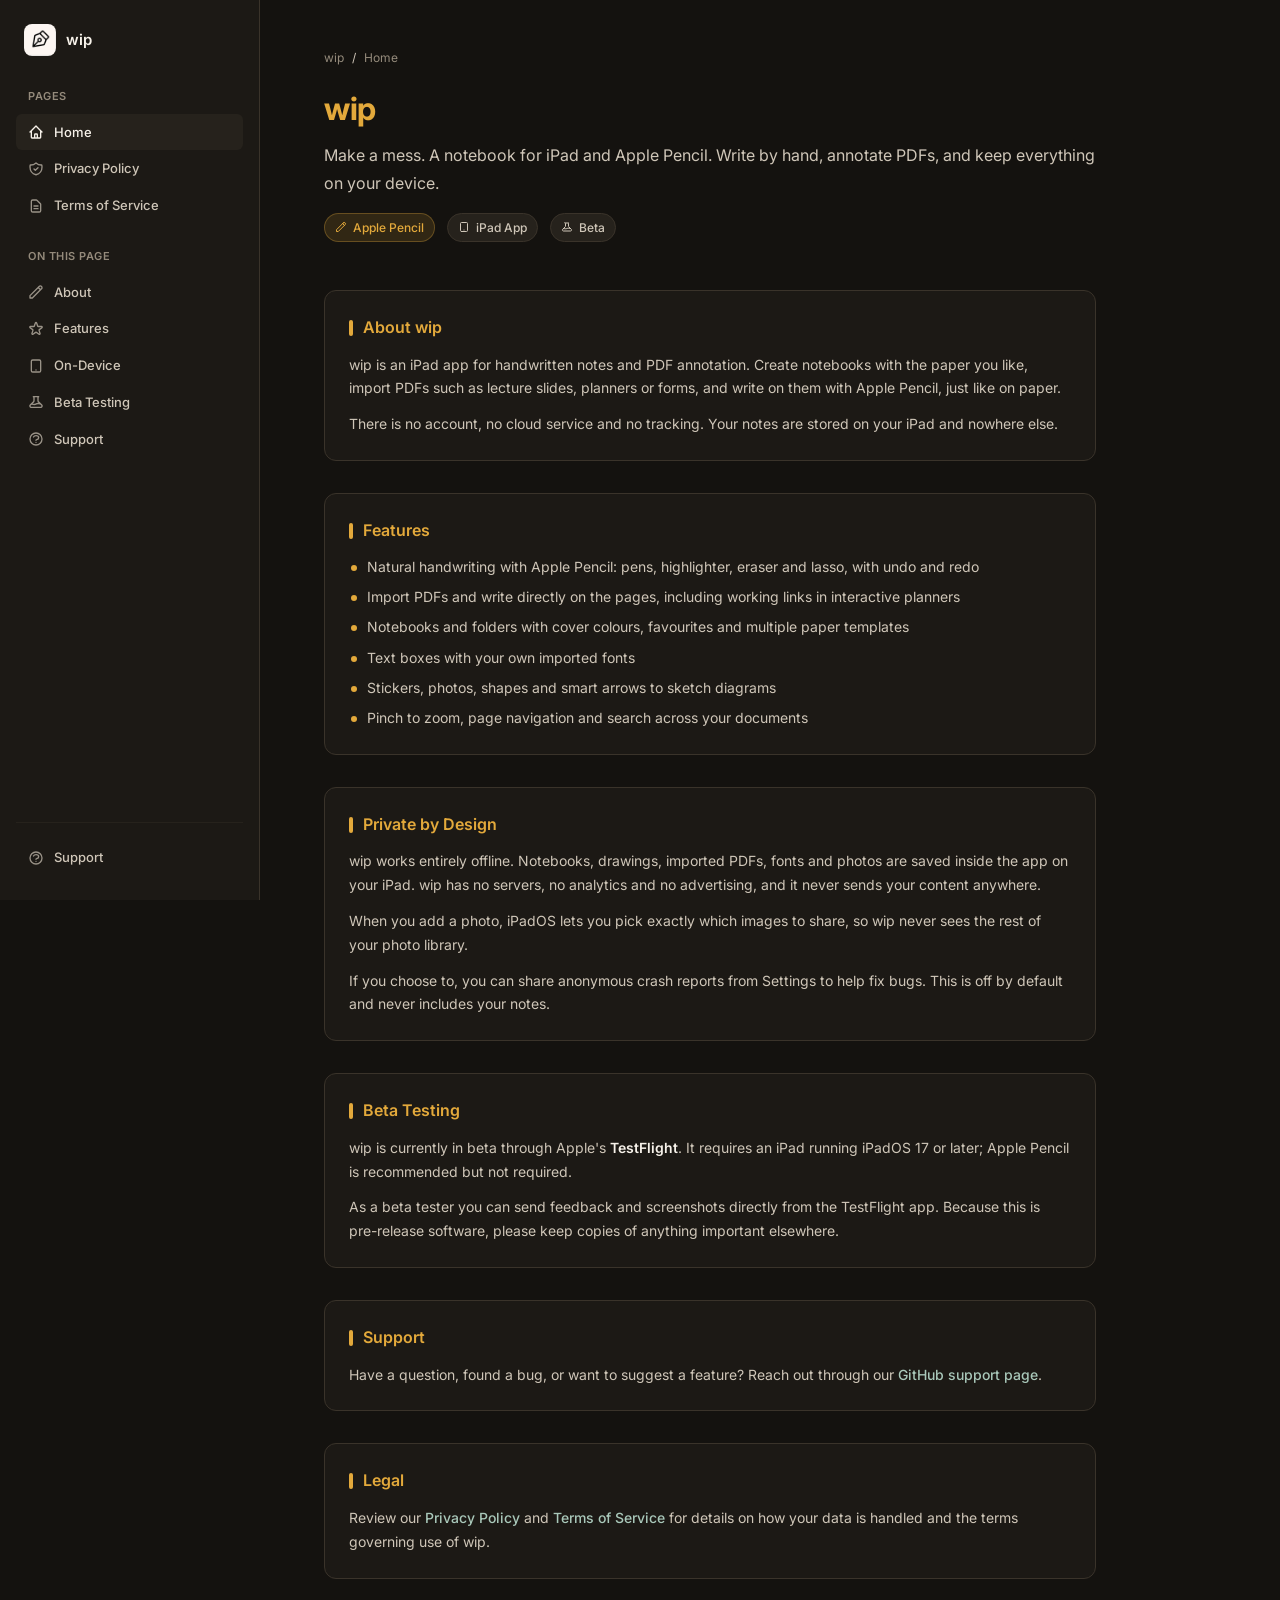
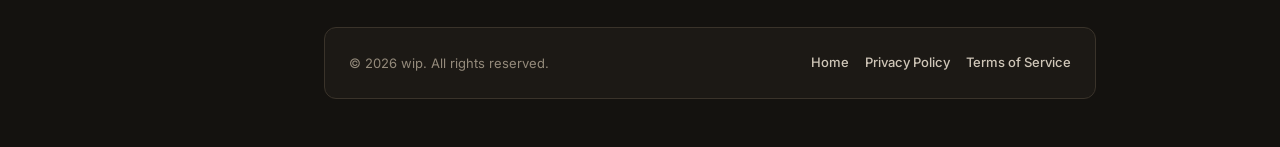
<file: index.html>
<!DOCTYPE html>
<html lang="en">
<head>
    <meta charset="UTF-8">
    <meta name="viewport" content="width=device-width, initial-scale=1.0">
    <meta name="description" content="wip is an iPad notebook for handwritten notes and PDF annotation with Apple Pencil. Everything stays on your iPad.">
    <meta name="theme-color" content="#14120f">
    <meta name="color-scheme" content="dark">
    <title>wip: Sketch & Notes for iPad</title>
    <link rel="icon" type="image/png" href="icon.png">
    <link rel="apple-touch-icon" href="icon.png">
    <link rel="preconnect" href="https://fonts.googleapis.com">
    <link rel="preconnect" href="https://fonts.gstatic.com" crossorigin>
    <link href="https://fonts.googleapis.com/css2?family=Inter:wght@400;500;600;700&display=swap" rel="stylesheet">
    <link rel="stylesheet" href="style.css">
</head>
<body>
    <div class="layout">
        <!-- Sidebar -->
        <aside class="sidebar">
            <div class="sidebar-header">
                <div class="logo"><img src="icon.png" alt=""></div>
                <span class="brand">wip</span>
            </div>

            <nav class="nav-section">
                <div class="nav-label">Pages</div>
                <a href="index.html" class="nav-link active">
                    <svg xmlns="http://www.w3.org/2000/svg" fill="none" viewBox="0 0 24 24" stroke="currentColor" stroke-width="2">
                        <path stroke-linecap="round" stroke-linejoin="round" d="M3 12l2-2m0 0l7-7 7 7M5 10v10a1 1 0 001 1h3m10-11l2 2m-2-2v10a1 1 0 01-1 1h-3m-6 0a1 1 0 001-1v-4a1 1 0 011-1h2a1 1 0 011 1v4a1 1 0 001 1m-6 0h6" />
                    </svg>
                    Home
                </a>
                <a href="privacy-policy.html" class="nav-link">
                    <svg xmlns="http://www.w3.org/2000/svg" fill="none" viewBox="0 0 24 24" stroke="currentColor" stroke-width="2">
                        <path stroke-linecap="round" stroke-linejoin="round" d="M9 12l2 2 4-4m5.618-4.016A11.955 11.955 0 0112 2.944a11.955 11.955 0 01-8.618 3.04A12.02 12.02 0 003 9c0 5.591 3.824 10.29 9 11.622 5.176-1.332 9-6.03 9-11.622 0-1.042-.133-2.052-.382-3.016z" />
                    </svg>
                    Privacy Policy
                </a>
                <a href="terms-of-service.html" class="nav-link">
                    <svg xmlns="http://www.w3.org/2000/svg" fill="none" viewBox="0 0 24 24" stroke="currentColor" stroke-width="2">
                        <path stroke-linecap="round" stroke-linejoin="round" d="M9 12h6m-6 4h6m2 5H7a2 2 0 01-2-2V5a2 2 0 012-2h5.586a1 1 0 01.707.293l5.414 5.414a1 1 0 01.293.707V19a2 2 0 01-2 2z" />
                    </svg>
                    Terms of Service
                </a>
            </nav>

            <nav class="nav-section">
                <div class="nav-label">On This Page</div>
                <a href="#about" class="nav-link">
                    <svg xmlns="http://www.w3.org/2000/svg" fill="none" viewBox="0 0 24 24" stroke="currentColor" stroke-width="2">
                        <path stroke-linecap="round" stroke-linejoin="round" d="M15.232 5.232l3.536 3.536m-2.036-5.036a2.5 2.5 0 113.536 3.536L6.5 21.036H3v-3.572L16.732 3.732z" />
                    </svg>
                    About
                </a>
                <a href="#features" class="nav-link">
                    <svg xmlns="http://www.w3.org/2000/svg" fill="none" viewBox="0 0 24 24" stroke="currentColor" stroke-width="2">
                        <path stroke-linecap="round" stroke-linejoin="round" d="M11.049 2.927c.3-.921 1.603-.921 1.902 0l1.519 4.674a1 1 0 00.95.69h4.915c.969 0 1.371 1.24.588 1.81l-3.976 2.888a1 1 0 00-.363 1.118l1.518 4.674c.3.922-.755 1.688-1.538 1.118l-3.976-2.888a1 1 0 00-1.176 0l-3.976 2.888c-.783.57-1.838-.197-1.538-1.118l1.518-4.674a1 1 0 00-.363-1.118l-3.976-2.888c-.784-.57-.38-1.81.588-1.81h4.914a1 1 0 00.951-.69l1.519-4.674z" />
                    </svg>
                    Features
                </a>
                <a href="#on-device" class="nav-link">
                    <svg xmlns="http://www.w3.org/2000/svg" fill="none" viewBox="0 0 24 24" stroke="currentColor" stroke-width="2">
                        <path stroke-linecap="round" stroke-linejoin="round" d="M12 18h.01M7 21h10a2 2 0 002-2V5a2 2 0 00-2-2H7a2 2 0 00-2 2v14a2 2 0 002 2z" />
                    </svg>
                    On-Device
                </a>
                <a href="#beta" class="nav-link">
                    <svg xmlns="http://www.w3.org/2000/svg" fill="none" viewBox="0 0 24 24" stroke="currentColor" stroke-width="2">
                        <path stroke-linecap="round" stroke-linejoin="round" d="M19.428 15.428a2 2 0 00-1.022-.547l-2.387-.477a6 6 0 00-3.86.517l-.318.158a6 6 0 01-3.86.517L6.05 15.21a2 2 0 00-1.806.547M8 4h8l-1 1v5.172a2 2 0 00.586 1.414l5 5c1.26 1.26.367 3.414-1.415 3.414H4.828c-1.782 0-2.674-2.154-1.414-3.414l5-5A2 2 0 009 10.172V5L8 4z" />
                    </svg>
                    Beta Testing
                </a>
                <a href="#support" class="nav-link">
                    <svg xmlns="http://www.w3.org/2000/svg" fill="none" viewBox="0 0 24 24" stroke="currentColor" stroke-width="2">
                        <path stroke-linecap="round" stroke-linejoin="round" d="M8.228 9c.549-1.165 2.03-2 3.772-2 2.21 0 4 1.343 4 3 0 1.4-1.278 2.575-3.006 2.907-.542.104-.994.54-.994 1.093m0 3h.01M21 12a9 9 0 11-18 0 9 9 0 0118 0z" />
                    </svg>
                    Support
                </a>
            </nav>

            <div class="sidebar-footer">
                <a href="https://github.com/suvirbhargav/skrivbook-feedback/issues" class="nav-link" target="_blank" rel="noopener noreferrer">
                    <svg xmlns="http://www.w3.org/2000/svg" fill="none" viewBox="0 0 24 24" stroke="currentColor" stroke-width="2">
                        <path stroke-linecap="round" stroke-linejoin="round" d="M8.228 9c.549-1.165 2.03-2 3.772-2 2.21 0 4 1.343 4 3 0 1.4-1.278 2.575-3.006 2.907-.542.104-.994.54-.994 1.093m0 3h.01M21 12a9 9 0 11-18 0 9 9 0 0118 0z" />
                    </svg>
                    Support
                </a>
            </div>
        </aside>

        <!-- Main Content -->
        <main class="main">
            <header class="header">
                <div class="breadcrumb">
                    wip <span>/</span> Home
                </div>
                <h1>wip</h1>
                <p class="subtitle">Make a mess. A notebook for iPad and Apple Pencil. Write by hand, annotate PDFs, and keep everything on your device.</p>
                <div class="meta">
                    <span class="badge accent">
                        <svg xmlns="http://www.w3.org/2000/svg" fill="none" viewBox="0 0 24 24" stroke="currentColor" stroke-width="2">
                            <path stroke-linecap="round" stroke-linejoin="round" d="M15.232 5.232l3.536 3.536m-2.036-5.036a2.5 2.5 0 113.536 3.536L6.5 21.036H3v-3.572L16.732 3.732z" />
                        </svg>
                        Apple Pencil
                    </span>
                    <span class="badge">
                        <svg xmlns="http://www.w3.org/2000/svg" fill="none" viewBox="0 0 24 24" stroke="currentColor" stroke-width="2">
                            <path stroke-linecap="round" stroke-linejoin="round" d="M12 18h.01M7 21h10a2 2 0 002-2V5a2 2 0 00-2-2H7a2 2 0 00-2 2v14a2 2 0 002 2z" />
                        </svg>
                        iPad App
                    </span>
                    <span class="badge">
                        <svg xmlns="http://www.w3.org/2000/svg" fill="none" viewBox="0 0 24 24" stroke="currentColor" stroke-width="2">
                            <path stroke-linecap="round" stroke-linejoin="round" d="M19.428 15.428a2 2 0 00-1.022-.547l-2.387-.477a6 6 0 00-3.86.517l-.318.158a6 6 0 01-3.86.517L6.05 15.21a2 2 0 00-1.806.547M8 4h8l-1 1v5.172a2 2 0 00.586 1.414l5 5c1.26 1.26.367 3.414-1.415 3.414H4.828c-1.782 0-2.674-2.154-1.414-3.414l5-5A2 2 0 009 10.172V5L8 4z" />
                        </svg>
                        Beta
                    </span>
                </div>
            </header>

            <div class="content">
                <section id="about">
                    <h2>About wip</h2>
                    <p>wip is an iPad app for handwritten notes and PDF annotation. Create notebooks with the paper you like, import PDFs such as lecture slides, planners or forms, and write on them with Apple Pencil, just like on paper.</p>
                    <p>There is no account, no cloud service and no tracking. Your notes are stored on your iPad and nowhere else.</p>
                </section>

                <section id="features">
                    <h2>Features</h2>
                    <ul>
                        <li>Natural handwriting with Apple Pencil: pens, highlighter, eraser and lasso, with undo and redo</li>
                        <li>Import PDFs and write directly on the pages, including working links in interactive planners</li>
                        <li>Notebooks and folders with cover colours, favourites and multiple paper templates</li>
                        <li>Text boxes with your own imported fonts</li>
                        <li>Stickers, photos, shapes and smart arrows to sketch diagrams</li>
                        <li>Pinch to zoom, page navigation and search across your documents</li>
                    </ul>
                </section>

                <section id="on-device">
                    <h2>Private by Design</h2>
                    <p>wip works entirely offline. Notebooks, drawings, imported PDFs, fonts and photos are saved inside the app on your iPad. wip has no servers, no analytics and no advertising, and it never sends your content anywhere.</p>
                    <p>When you add a photo, iPadOS lets you pick exactly which images to share, so wip never sees the rest of your photo library.</p>
                    <p>If you choose to, you can share anonymous crash reports from Settings to help fix bugs. This is off by default and never includes your notes.</p>
                </section>

                <section id="beta">
                    <h2>Beta Testing</h2>
                    <p>wip is currently in beta through Apple's <strong>TestFlight</strong>. It requires an iPad running iPadOS 17 or later; Apple Pencil is recommended but not required.</p>
                    <p>As a beta tester you can send feedback and screenshots directly from the TestFlight app. Because this is pre-release software, please keep copies of anything important elsewhere.</p>
                </section>

                <section id="support">
                    <h2>Support</h2>
                    <p>Have a question, found a bug, or want to suggest a feature? Reach out through our <a href="https://github.com/suvirbhargav/skrivbook-feedback/issues" target="_blank" rel="noopener noreferrer">GitHub support page</a>.</p>
                </section>

                <section id="legal">
                    <h2>Legal</h2>
                    <p>Review our <a href="privacy-policy.html">Privacy Policy</a> and <a href="terms-of-service.html">Terms of Service</a> for details on how your data is handled and the terms governing use of wip.</p>
                </section>
            </div>

            <footer>
                <p>&copy; 2026 wip. All rights reserved.</p>
                <div class="footer-links">
                    <a href="index.html">Home</a>
                    <a href="privacy-policy.html">Privacy Policy</a>
                    <a href="terms-of-service.html">Terms of Service</a>
                </div>
            </footer>
        </main>
    </div>

    <script src="nav.js"></script>
</body>
</html>
</file>
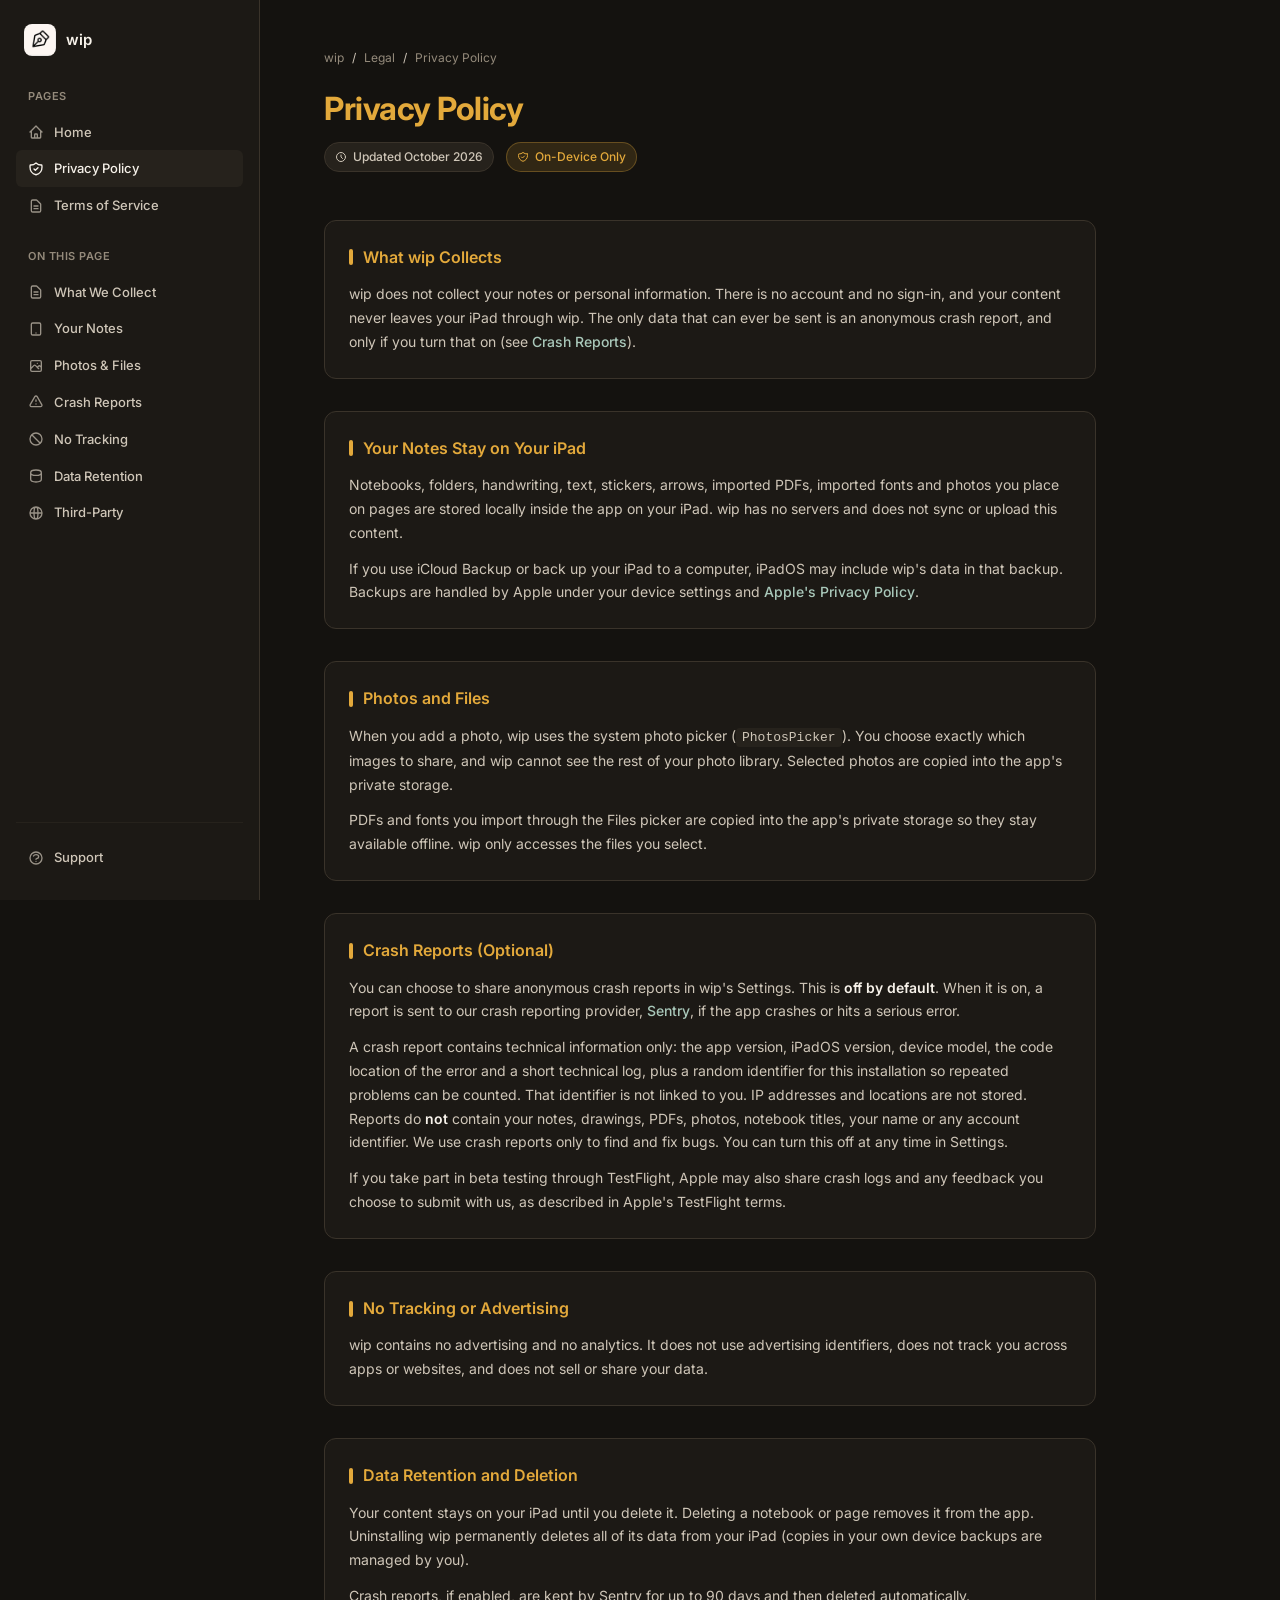
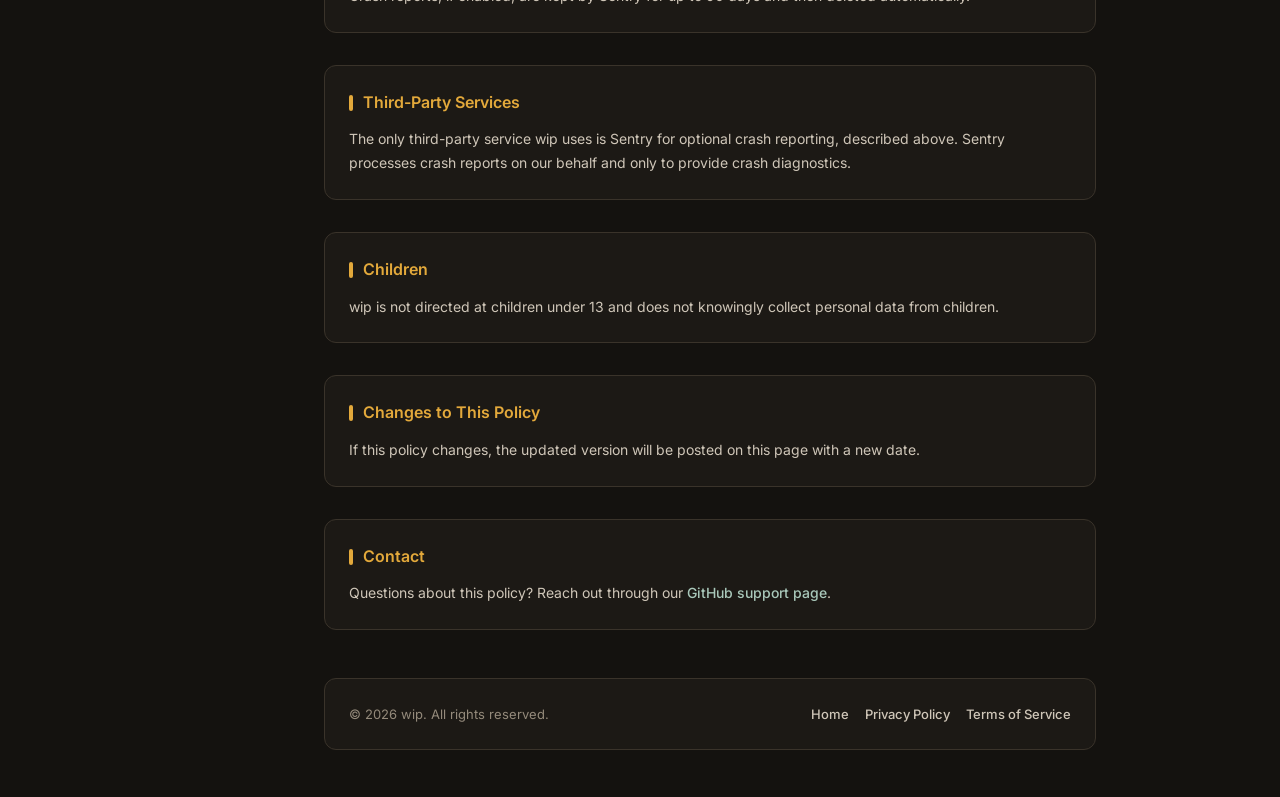
<file: privacy-policy.html>
<!DOCTYPE html>
<html lang="en">
<head>
    <meta charset="UTF-8">
    <meta name="viewport" content="width=device-width, initial-scale=1.0">
    <meta name="description" content="wip privacy policy: notes stay on your iPad, no accounts, no tracking, optional anonymous crash reports.">
    <meta name="theme-color" content="#14120f">
    <meta name="color-scheme" content="dark">
    <title>Privacy Policy — wip</title>
    <link rel="icon" type="image/png" href="icon.png">
    <link rel="apple-touch-icon" href="icon.png">
    <link rel="preconnect" href="https://fonts.googleapis.com">
    <link rel="preconnect" href="https://fonts.gstatic.com" crossorigin>
    <link href="https://fonts.googleapis.com/css2?family=Inter:wght@400;500;600;700&display=swap" rel="stylesheet">
    <link rel="stylesheet" href="style.css">
</head>
<body>
    <div class="layout">
        <!-- Sidebar -->
        <aside class="sidebar">
            <div class="sidebar-header">
                <div class="logo"><img src="icon.png" alt=""></div>
                <span class="brand">wip</span>
            </div>

            <nav class="nav-section">
                <div class="nav-label">Pages</div>
                <a href="index.html" class="nav-link">
                    <svg xmlns="http://www.w3.org/2000/svg" fill="none" viewBox="0 0 24 24" stroke="currentColor" stroke-width="2">
                        <path stroke-linecap="round" stroke-linejoin="round" d="M3 12l2-2m0 0l7-7 7 7M5 10v10a1 1 0 001 1h3m10-11l2 2m-2-2v10a1 1 0 01-1 1h-3m-6 0a1 1 0 001-1v-4a1 1 0 011-1h2a1 1 0 011 1v4a1 1 0 001 1m-6 0h6" />
                    </svg>
                    Home
                </a>
                <a href="privacy-policy.html" class="nav-link active">
                    <svg xmlns="http://www.w3.org/2000/svg" fill="none" viewBox="0 0 24 24" stroke="currentColor" stroke-width="2">
                        <path stroke-linecap="round" stroke-linejoin="round" d="M9 12l2 2 4-4m5.618-4.016A11.955 11.955 0 0112 2.944a11.955 11.955 0 01-8.618 3.04A12.02 12.02 0 003 9c0 5.591 3.824 10.29 9 11.622 5.176-1.332 9-6.03 9-11.622 0-1.042-.133-2.052-.382-3.016z" />
                    </svg>
                    Privacy Policy
                </a>
                <a href="terms-of-service.html" class="nav-link">
                    <svg xmlns="http://www.w3.org/2000/svg" fill="none" viewBox="0 0 24 24" stroke="currentColor" stroke-width="2">
                        <path stroke-linecap="round" stroke-linejoin="round" d="M9 12h6m-6 4h6m2 5H7a2 2 0 01-2-2V5a2 2 0 012-2h5.586a1 1 0 01.707.293l5.414 5.414a1 1 0 01.293.707V19a2 2 0 01-2 2z" />
                    </svg>
                    Terms of Service
                </a>
            </nav>

            <nav class="nav-section">
                <div class="nav-label">On This Page</div>
                <a href="#collection" class="nav-link">
                    <svg xmlns="http://www.w3.org/2000/svg" fill="none" viewBox="0 0 24 24" stroke="currentColor" stroke-width="2">
                        <path stroke-linecap="round" stroke-linejoin="round" d="M9 12h6m-6 4h6m2 5H7a2 2 0 01-2-2V5a2 2 0 012-2h5.586a1 1 0 01.707.293l5.414 5.414a1 1 0 01.293.707V19a2 2 0 01-2 2z" />
                    </svg>
                    What We Collect
                </a>
                <a href="#storage" class="nav-link">
                    <svg xmlns="http://www.w3.org/2000/svg" fill="none" viewBox="0 0 24 24" stroke="currentColor" stroke-width="2">
                        <path stroke-linecap="round" stroke-linejoin="round" d="M12 18h.01M7 21h10a2 2 0 002-2V5a2 2 0 00-2-2H7a2 2 0 00-2 2v14a2 2 0 002 2z" />
                    </svg>
                    Your Notes
                </a>
                <a href="#photos" class="nav-link">
                    <svg xmlns="http://www.w3.org/2000/svg" fill="none" viewBox="0 0 24 24" stroke="currentColor" stroke-width="2">
                        <path stroke-linecap="round" stroke-linejoin="round" d="M4 16l4.586-4.586a2 2 0 012.828 0L16 16m-2-2l1.586-1.586a2 2 0 012.828 0L20 14m-6-6h.01M6 20h12a2 2 0 002-2V6a2 2 0 00-2-2H6a2 2 0 00-2 2v12a2 2 0 002 2z" />
                    </svg>
                    Photos &amp; Files
                </a>
                <a href="#crash-reports" class="nav-link">
                    <svg xmlns="http://www.w3.org/2000/svg" fill="none" viewBox="0 0 24 24" stroke="currentColor" stroke-width="2">
                        <path stroke-linecap="round" stroke-linejoin="round" d="M12 9v2m0 4h.01m-6.938 4h13.856c1.54 0 2.502-1.667 1.732-3L13.732 4c-.77-1.333-2.694-1.333-3.464 0L3.34 16c-.77 1.333.192 3 1.732 3z" />
                    </svg>
                    Crash Reports
                </a>
                <a href="#tracking" class="nav-link">
                    <svg xmlns="http://www.w3.org/2000/svg" fill="none" viewBox="0 0 24 24" stroke="currentColor" stroke-width="2">
                        <path stroke-linecap="round" stroke-linejoin="round" d="M18.364 18.364A9 9 0 005.636 5.636m12.728 12.728A9 9 0 015.636 5.636m12.728 12.728L5.636 5.636" />
                    </svg>
                    No Tracking
                </a>
                <a href="#retention" class="nav-link">
                    <svg xmlns="http://www.w3.org/2000/svg" fill="none" viewBox="0 0 24 24" stroke="currentColor" stroke-width="2">
                        <path stroke-linecap="round" stroke-linejoin="round" d="M4 7v10c0 2.21 3.582 4 8 4s8-1.79 8-4V7M4 7c0 2.21 3.582 4 8 4s8-1.79 8-4M4 7c0-2.21 3.582-4 8-4s8 1.79 8 4" />
                    </svg>
                    Data Retention
                </a>
                <a href="#services" class="nav-link">
                    <svg xmlns="http://www.w3.org/2000/svg" fill="none" viewBox="0 0 24 24" stroke="currentColor" stroke-width="2">
                        <path stroke-linecap="round" stroke-linejoin="round" d="M21 12a9 9 0 01-9 9m9-9a9 9 0 00-9-9m9 9H3m9 9a9 9 0 01-9-9m9 9c1.657 0 3-4.03 3-9s-1.343-9-3-9m0 18c-1.657 0-3-4.03-3-9s1.343-9 3-9m-9 9a9 9 0 019-9" />
                    </svg>
                    Third-Party
                </a>
            </nav>

            <div class="sidebar-footer">
                <a href="https://github.com/suvirbhargav/skrivbook-feedback/issues" class="nav-link" target="_blank" rel="noopener noreferrer">
                    <svg xmlns="http://www.w3.org/2000/svg" fill="none" viewBox="0 0 24 24" stroke="currentColor" stroke-width="2">
                        <path stroke-linecap="round" stroke-linejoin="round" d="M8.228 9c.549-1.165 2.03-2 3.772-2 2.21 0 4 1.343 4 3 0 1.4-1.278 2.575-3.006 2.907-.542.104-.994.54-.994 1.093m0 3h.01M21 12a9 9 0 11-18 0 9 9 0 0118 0z" />
                    </svg>
                    Support
                </a>
            </div>
        </aside>

        <!-- Main Content -->
        <main class="main">
            <header class="header">
                <div class="breadcrumb">
                    wip <span>/</span> Legal <span>/</span> Privacy Policy
                </div>
                <h1>Privacy Policy</h1>
                <div class="meta">
                    <span class="badge">
                        <svg xmlns="http://www.w3.org/2000/svg" fill="none" viewBox="0 0 24 24" stroke="currentColor" stroke-width="2">
                            <path stroke-linecap="round" stroke-linejoin="round" d="M12 8v4l3 3m6-3a9 9 0 11-18 0 9 9 0 0118 0z" />
                        </svg>
                        Updated October 2026
                    </span>
                    <span class="badge accent">
                        <svg xmlns="http://www.w3.org/2000/svg" fill="none" viewBox="0 0 24 24" stroke="currentColor" stroke-width="2">
                            <path stroke-linecap="round" stroke-linejoin="round" d="M9 12l2 2 4-4m5.618-4.016A11.955 11.955 0 0112 2.944a11.955 11.955 0 01-8.618 3.04A12.02 12.02 0 003 9c0 5.591 3.824 10.29 9 11.622 5.176-1.332 9-6.03 9-11.622 0-1.042-.133-2.052-.382-3.016z" />
                        </svg>
                        On-Device Only
                    </span>
                </div>
            </header>

            <div class="content">
                <section id="collection">
                    <h2>What wip Collects</h2>
                    <p>wip does not collect your notes or personal information. There is no account and no sign-in, and your content never leaves your iPad through wip. The only data that can ever be sent is an anonymous crash report, and only if you turn that on (see <a href="#crash-reports">Crash Reports</a>).</p>
                </section>

                <section id="storage">
                    <h2>Your Notes Stay on Your iPad</h2>
                    <p>Notebooks, folders, handwriting, text, stickers, arrows, imported PDFs, imported fonts and photos you place on pages are stored locally inside the app on your iPad. wip has no servers and does not sync or upload this content.</p>
                    <p>If you use iCloud Backup or back up your iPad to a computer, iPadOS may include wip's data in that backup. Backups are handled by Apple under your device settings and <a href="https://www.apple.com/legal/privacy/" target="_blank" rel="noopener noreferrer">Apple's Privacy Policy</a>.</p>
                </section>

                <section id="photos">
                    <h2>Photos and Files</h2>
                    <p>When you add a photo, wip uses the system photo picker (<span class="highlight">PhotosPicker</span>). You choose exactly which images to share, and wip cannot see the rest of your photo library. Selected photos are copied into the app's private storage.</p>
                    <p>PDFs and fonts you import through the Files picker are copied into the app's private storage so they stay available offline. wip only accesses the files you select.</p>
                </section>

                <section id="crash-reports">
                    <h2>Crash Reports (Optional)</h2>
                    <p>You can choose to share anonymous crash reports in wip's Settings. This is <strong>off by default</strong>. When it is on, a report is sent to our crash reporting provider, <a href="https://sentry.io/privacy/" target="_blank" rel="noopener noreferrer">Sentry</a>, if the app crashes or hits a serious error.</p>
                    <p>A crash report contains technical information only: the app version, iPadOS version, device model, the code location of the error and a short technical log, plus a random identifier for this installation so repeated problems can be counted. That identifier is not linked to you. IP addresses and locations are not stored. Reports do <strong>not</strong> contain your notes, drawings, PDFs, photos, notebook titles, your name or any account identifier. We use crash reports only to find and fix bugs. You can turn this off at any time in Settings.</p>
                    <p>If you take part in beta testing through TestFlight, Apple may also share crash logs and any feedback you choose to submit with us, as described in Apple's TestFlight terms.</p>
                </section>

                <section id="tracking">
                    <h2>No Tracking or Advertising</h2>
                    <p>wip contains no advertising and no analytics. It does not use advertising identifiers, does not track you across apps or websites, and does not sell or share your data.</p>
                </section>

                <section id="retention">
                    <h2>Data Retention and Deletion</h2>
                    <p>Your content stays on your iPad until you delete it. Deleting a notebook or page removes it from the app. Uninstalling wip permanently deletes all of its data from your iPad (copies in your own device backups are managed by you).</p>
                    <p>Crash reports, if enabled, are kept by Sentry for up to 90 days and then deleted automatically.</p>
                </section>

                <section id="services">
                    <h2>Third-Party Services</h2>
                    <p>The only third-party service wip uses is Sentry for optional crash reporting, described above. Sentry processes crash reports on our behalf and only to provide crash diagnostics.</p>
                </section>

                <section id="children">
                    <h2>Children</h2>
                    <p>wip is not directed at children under 13 and does not knowingly collect personal data from children.</p>
                </section>

                <section id="changes">
                    <h2>Changes to This Policy</h2>
                    <p>If this policy changes, the updated version will be posted on this page with a new date.</p>
                </section>

                <section id="contact">
                    <h2>Contact</h2>
                    <p>Questions about this policy? Reach out through our <a href="https://github.com/suvirbhargav/skrivbook-feedback/issues" target="_blank" rel="noopener noreferrer">GitHub support page</a>.</p>
                </section>
            </div>

            <footer>
                <p>&copy; 2026 wip. All rights reserved.</p>
                <div class="footer-links">
                    <a href="index.html">Home</a>
                    <a href="privacy-policy.html">Privacy Policy</a>
                    <a href="terms-of-service.html">Terms of Service</a>
                </div>
            </footer>
        </main>
    </div>

    <script src="nav.js"></script>
</body>
</html>
</file>
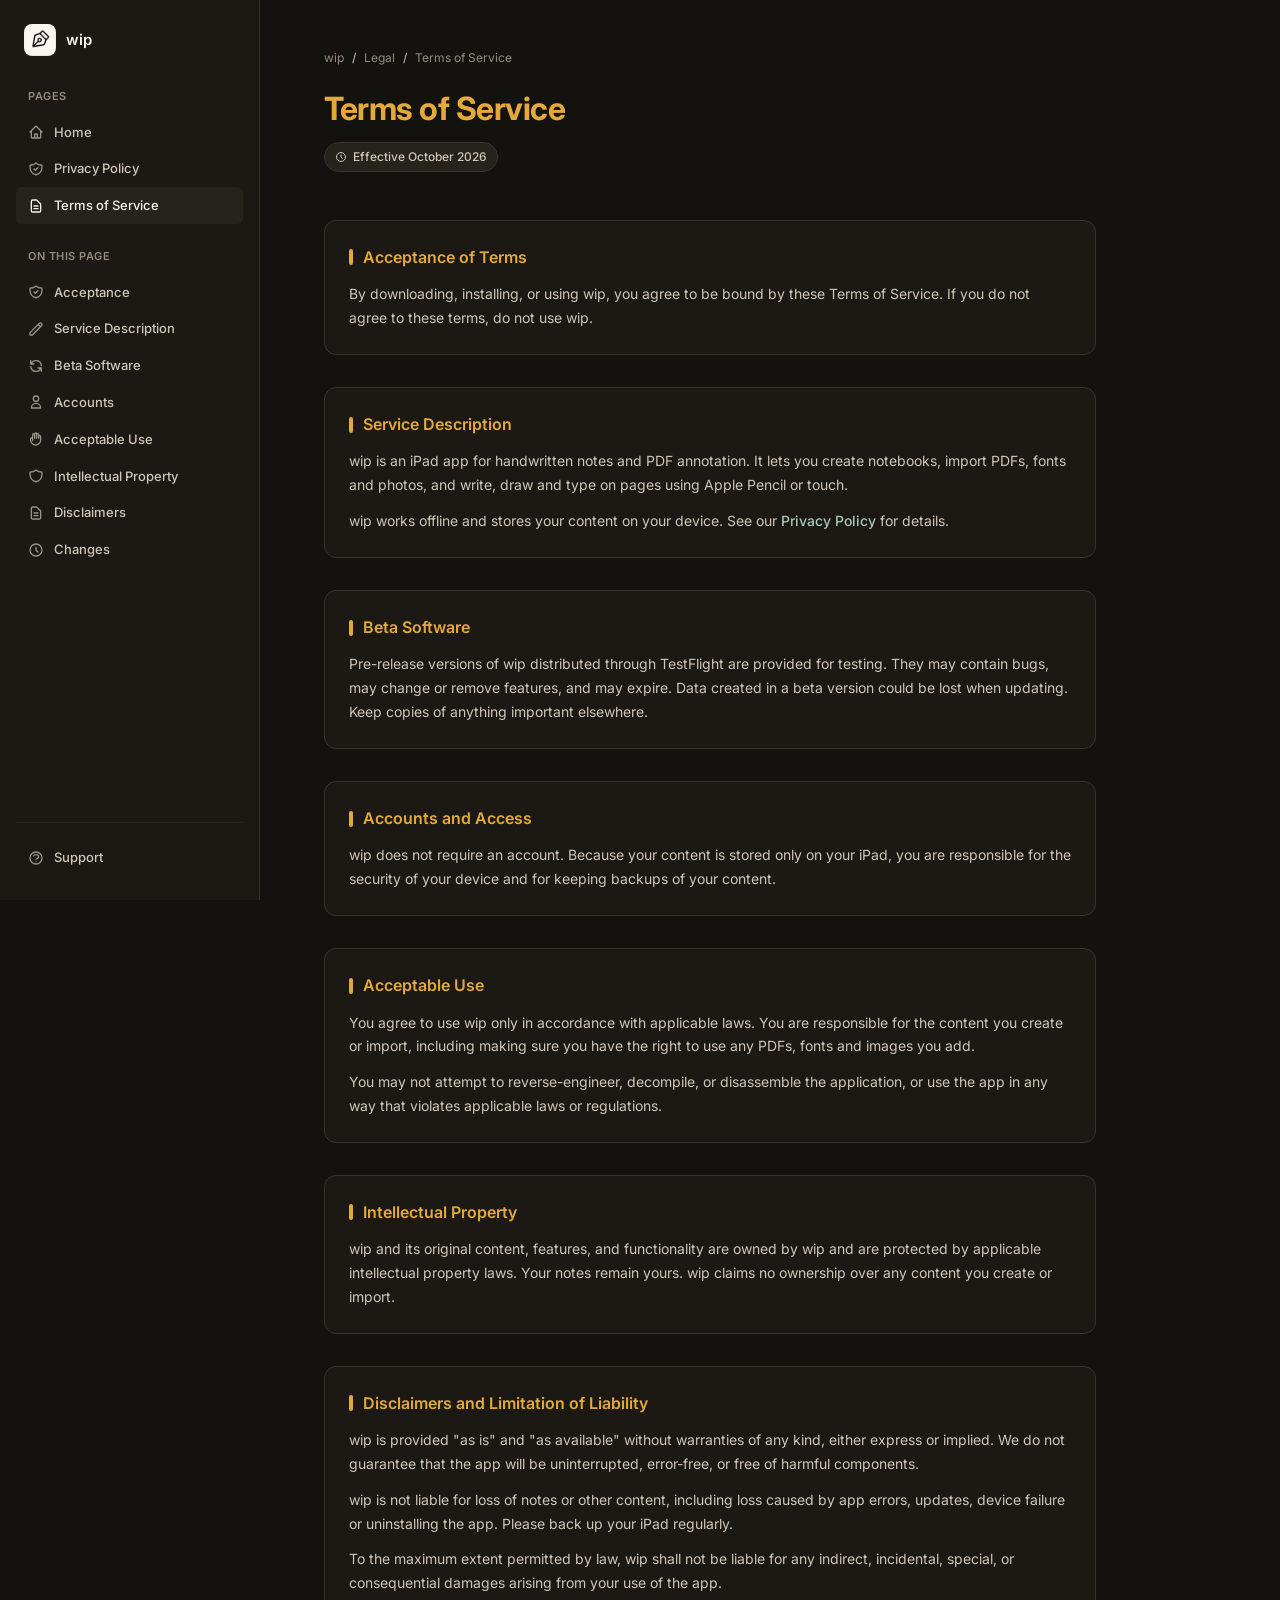
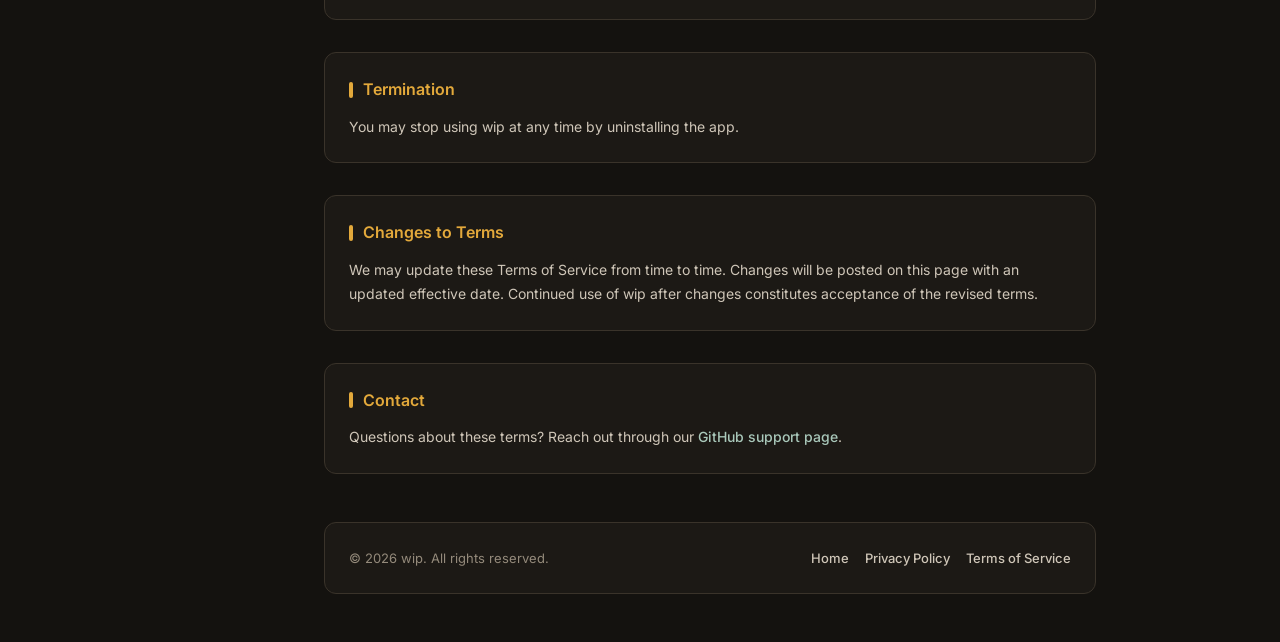
<file: terms-of-service.html>
<!DOCTYPE html>
<html lang="en">
<head>
    <meta charset="UTF-8">
    <meta name="viewport" content="width=device-width, initial-scale=1.0">
    <meta name="description" content="Terms of Service for wip, the iPad app for handwritten notes and PDF annotation.">
    <meta name="theme-color" content="#14120f">
    <meta name="color-scheme" content="dark">
    <title>Terms of Service — wip</title>
    <link rel="icon" type="image/png" href="icon.png">
    <link rel="apple-touch-icon" href="icon.png">
    <link rel="preconnect" href="https://fonts.googleapis.com">
    <link rel="preconnect" href="https://fonts.gstatic.com" crossorigin>
    <link href="https://fonts.googleapis.com/css2?family=Inter:wght@400;500;600;700&display=swap" rel="stylesheet">
    <link rel="stylesheet" href="style.css">
</head>
<body>
    <div class="layout">
        <!-- Sidebar -->
        <aside class="sidebar">
            <div class="sidebar-header">
                <div class="logo"><img src="icon.png" alt=""></div>
                <span class="brand">wip</span>
            </div>

            <nav class="nav-section">
                <div class="nav-label">Pages</div>
                <a href="index.html" class="nav-link">
                    <svg xmlns="http://www.w3.org/2000/svg" fill="none" viewBox="0 0 24 24" stroke="currentColor" stroke-width="2">
                        <path stroke-linecap="round" stroke-linejoin="round" d="M3 12l2-2m0 0l7-7 7 7M5 10v10a1 1 0 001 1h3m10-11l2 2m-2-2v10a1 1 0 01-1 1h-3m-6 0a1 1 0 001-1v-4a1 1 0 011-1h2a1 1 0 011 1v4a1 1 0 001 1m-6 0h6" />
                    </svg>
                    Home
                </a>
                <a href="privacy-policy.html" class="nav-link">
                    <svg xmlns="http://www.w3.org/2000/svg" fill="none" viewBox="0 0 24 24" stroke="currentColor" stroke-width="2">
                        <path stroke-linecap="round" stroke-linejoin="round" d="M9 12l2 2 4-4m5.618-4.016A11.955 11.955 0 0112 2.944a11.955 11.955 0 01-8.618 3.04A12.02 12.02 0 003 9c0 5.591 3.824 10.29 9 11.622 5.176-1.332 9-6.03 9-11.622 0-1.042-.133-2.052-.382-3.016z" />
                    </svg>
                    Privacy Policy
                </a>
                <a href="terms-of-service.html" class="nav-link active">
                    <svg xmlns="http://www.w3.org/2000/svg" fill="none" viewBox="0 0 24 24" stroke="currentColor" stroke-width="2">
                        <path stroke-linecap="round" stroke-linejoin="round" d="M9 12h6m-6 4h6m2 5H7a2 2 0 01-2-2V5a2 2 0 012-2h5.586a1 1 0 01.707.293l5.414 5.414a1 1 0 01.293.707V19a2 2 0 01-2 2z" />
                    </svg>
                    Terms of Service
                </a>
            </nav>

            <nav class="nav-section">
                <div class="nav-label">On This Page</div>
                <a href="#acceptance" class="nav-link">
                    <svg xmlns="http://www.w3.org/2000/svg" fill="none" viewBox="0 0 24 24" stroke="currentColor" stroke-width="2">
                        <path stroke-linecap="round" stroke-linejoin="round" d="M9 12l2 2 4-4m5.618-4.016A11.955 11.955 0 0112 2.944a11.955 11.955 0 01-8.618 3.04A12.02 12.02 0 003 9c0 5.591 3.824 10.29 9 11.622 5.176-1.332 9-6.03 9-11.622 0-1.042-.133-2.052-.382-3.016z" />
                    </svg>
                    Acceptance
                </a>
                <a href="#service" class="nav-link">
                    <svg xmlns="http://www.w3.org/2000/svg" fill="none" viewBox="0 0 24 24" stroke="currentColor" stroke-width="2">
                        <path stroke-linecap="round" stroke-linejoin="round" d="M15.232 5.232l3.536 3.536m-2.036-5.036a2.5 2.5 0 113.536 3.536L6.5 21.036H3v-3.572L16.732 3.732z" />
                    </svg>
                    Service Description
                </a>
                <a href="#beta" class="nav-link">
                    <svg xmlns="http://www.w3.org/2000/svg" fill="none" viewBox="0 0 24 24" stroke="currentColor" stroke-width="2">
                        <path stroke-linecap="round" stroke-linejoin="round" d="M4 4v5h.582m15.356 2A8.001 8.001 0 004.582 9m0 0H9m11 11v-5h-.581m0 0a8.003 8.003 0 01-15.357-2m15.357 2H15" />
                    </svg>
                    Beta Software
                </a>
                <a href="#accounts" class="nav-link">
                    <svg xmlns="http://www.w3.org/2000/svg" fill="none" viewBox="0 0 24 24" stroke="currentColor" stroke-width="2">
                        <path stroke-linecap="round" stroke-linejoin="round" d="M16 7a4 4 0 11-8 0 4 4 0 018 0zM12 14a7 7 0 00-7 7h14a7 7 0 00-7-7z" />
                    </svg>
                    Accounts
                </a>
                <a href="#acceptable-use" class="nav-link">
                    <svg xmlns="http://www.w3.org/2000/svg" fill="none" viewBox="0 0 24 24" stroke="currentColor" stroke-width="2">
                        <path stroke-linecap="round" stroke-linejoin="round" d="M7 11.5V14m0-2.5v-6a1.5 1.5 0 113 0m-3 6a1.5 1.5 0 00-3 0v2a7.5 7.5 0 0015 0v-5a1.5 1.5 0 00-3 0m-6-3V11m0-5.5v-1a1.5 1.5 0 013 0v1m0 0V11m0-5.5a1.5 1.5 0 013 0v3m0 0V11" />
                    </svg>
                    Acceptable Use
                </a>
                <a href="#ip" class="nav-link">
                    <svg xmlns="http://www.w3.org/2000/svg" fill="none" viewBox="0 0 24 24" stroke="currentColor" stroke-width="2">
                        <path stroke-linecap="round" stroke-linejoin="round" d="M20.618 5.984A11.955 11.955 0 0112 2.944a11.955 11.955 0 01-8.618 3.04A12.02 12.02 0 003 9c0 5.591 3.824 10.29 9 11.622 5.176-1.332 9-6.03 9-11.622 0-1.042-.133-2.052-.382-3.016z" />
                    </svg>
                    Intellectual Property
                </a>
                <a href="#disclaimers" class="nav-link">
                    <svg xmlns="http://www.w3.org/2000/svg" fill="none" viewBox="0 0 24 24" stroke="currentColor" stroke-width="2">
                        <path stroke-linecap="round" stroke-linejoin="round" d="M9 12h6m-6 4h6m2 5H7a2 2 0 01-2-2V5a2 2 0 012-2h5.586a1 1 0 01.707.293l5.414 5.414a1 1 0 01.293.707V19a2 2 0 01-2 2z" />
                    </svg>
                    Disclaimers
                </a>
                <a href="#changes" class="nav-link">
                    <svg xmlns="http://www.w3.org/2000/svg" fill="none" viewBox="0 0 24 24" stroke="currentColor" stroke-width="2">
                        <path stroke-linecap="round" stroke-linejoin="round" d="M12 8v4l3 3m6-3a9 9 0 11-18 0 9 9 0 0118 0z" />
                    </svg>
                    Changes
                </a>
            </nav>

            <div class="sidebar-footer">
                <a href="https://github.com/suvirbhargav/skrivbook-feedback/issues" class="nav-link" target="_blank" rel="noopener noreferrer">
                    <svg xmlns="http://www.w3.org/2000/svg" fill="none" viewBox="0 0 24 24" stroke="currentColor" stroke-width="2">
                        <path stroke-linecap="round" stroke-linejoin="round" d="M8.228 9c.549-1.165 2.03-2 3.772-2 2.21 0 4 1.343 4 3 0 1.4-1.278 2.575-3.006 2.907-.542.104-.994.54-.994 1.093m0 3h.01M21 12a9 9 0 11-18 0 9 9 0 0118 0z" />
                    </svg>
                    Support
                </a>
            </div>
        </aside>

        <!-- Main Content -->
        <main class="main">
            <header class="header">
                <div class="breadcrumb">
                    wip <span>/</span> Legal <span>/</span> Terms of Service
                </div>
                <h1>Terms of Service</h1>
                <div class="meta">
                    <span class="badge">
                        <svg xmlns="http://www.w3.org/2000/svg" fill="none" viewBox="0 0 24 24" stroke="currentColor" stroke-width="2">
                            <path stroke-linecap="round" stroke-linejoin="round" d="M12 8v4l3 3m6-3a9 9 0 11-18 0 9 9 0 0118 0z" />
                        </svg>
                        Effective October 2026
                    </span>
                </div>
            </header>

            <div class="content">
                <section id="acceptance">
                    <h2>Acceptance of Terms</h2>
                    <p>By downloading, installing, or using wip, you agree to be bound by these Terms of Service. If you do not agree to these terms, do not use wip.</p>
                </section>

                <section id="service">
                    <h2>Service Description</h2>
                    <p>wip is an iPad app for handwritten notes and PDF annotation. It lets you create notebooks, import PDFs, fonts and photos, and write, draw and type on pages using Apple Pencil or touch.</p>
                    <p>wip works offline and stores your content on your device. See our <a href="privacy-policy.html">Privacy Policy</a> for details.</p>
                </section>

                <section id="beta">
                    <h2>Beta Software</h2>
                    <p>Pre-release versions of wip distributed through TestFlight are provided for testing. They may contain bugs, may change or remove features, and may expire. Data created in a beta version could be lost when updating. Keep copies of anything important elsewhere.</p>
                </section>

                <section id="accounts">
                    <h2>Accounts and Access</h2>
                    <p>wip does not require an account. Because your content is stored only on your iPad, you are responsible for the security of your device and for keeping backups of your content.</p>
                </section>

                <section id="acceptable-use">
                    <h2>Acceptable Use</h2>
                    <p>You agree to use wip only in accordance with applicable laws. You are responsible for the content you create or import, including making sure you have the right to use any PDFs, fonts and images you add.</p>
                    <p>You may not attempt to reverse-engineer, decompile, or disassemble the application, or use the app in any way that violates applicable laws or regulations.</p>
                </section>

                <section id="ip">
                    <h2>Intellectual Property</h2>
                    <p>wip and its original content, features, and functionality are owned by wip and are protected by applicable intellectual property laws. Your notes remain yours. wip claims no ownership over any content you create or import.</p>
                </section>

                <section id="disclaimers">
                    <h2>Disclaimers and Limitation of Liability</h2>
                    <p>wip is provided "as is" and "as available" without warranties of any kind, either express or implied. We do not guarantee that the app will be uninterrupted, error-free, or free of harmful components.</p>
                    <p>wip is not liable for loss of notes or other content, including loss caused by app errors, updates, device failure or uninstalling the app. Please back up your iPad regularly.</p>
                    <p>To the maximum extent permitted by law, wip shall not be liable for any indirect, incidental, special, or consequential damages arising from your use of the app.</p>
                </section>

                <section id="termination">
                    <h2>Termination</h2>
                    <p>You may stop using wip at any time by uninstalling the app.</p>
                </section>

                <section id="changes">
                    <h2>Changes to Terms</h2>
                    <p>We may update these Terms of Service from time to time. Changes will be posted on this page with an updated effective date. Continued use of wip after changes constitutes acceptance of the revised terms.</p>
                </section>

                <section id="contact">
                    <h2>Contact</h2>
                    <p>Questions about these terms? Reach out through our <a href="https://github.com/suvirbhargav/skrivbook-feedback/issues" target="_blank" rel="noopener noreferrer">GitHub support page</a>.</p>
                </section>
            </div>

            <footer>
                <p>&copy; 2026 wip. All rights reserved.</p>
                <div class="footer-links">
                    <a href="index.html">Home</a>
                    <a href="privacy-policy.html">Privacy Policy</a>
                    <a href="terms-of-service.html">Terms of Service</a>
                </div>
            </footer>
        </main>
    </div>

    <script src="nav.js"></script>
</body>
</html>
</file>
<file: style.css>
:root {
    --bg-primary: #14120f;
    --bg-secondary: #1c1915;
    --bg-tertiary: #26221c;
    --bg-hover: #312b23;
    --text-primary: #f7f2ea;
    --text-secondary: #cfc6b8;
    --text-muted: #948a7b;
    --accent: #e3a93b;
    --accent-hover: #f0c06a;
    --accent-secondary: #8fb3a3;
    --accent-secondary-hover: #a9c8ba;
    --border: #3a332a;
    --border-subtle: #26221c;
}

* {
    margin: 0;
    padding: 0;
    box-sizing: border-box;
}

html {
    scroll-behavior: smooth;
}

:target {
    scroll-margin-top: 20px;
}

body {
    font-family: 'Inter', -apple-system, BlinkMacSystemFont, "Segoe UI", Roboto, sans-serif;
    line-height: 1.6;
    color: var(--text-primary);
    background: var(--bg-primary);
    min-height: 100vh;
}

.layout {
    display: flex;
    min-height: 100vh;
}

/* Sidebar Navigation */
.sidebar {
    width: 260px;
    background: var(--bg-secondary);
    border-right: 1px solid var(--border);
    padding: 24px 16px;
    position: fixed;
    height: 100vh;
    overflow-y: auto;
    display: flex;
    flex-direction: column;
}

.sidebar-header {
    display: flex;
    align-items: center;
    gap: 10px;
    padding: 0 8px;
    margin-bottom: 32px;
}

.logo {
    width: 32px;
    height: 32px;
    border-radius: 8px;
    overflow: hidden;
    flex-shrink: 0;
}

.logo img {
    width: 100%;
    height: 100%;
    display: block;
}

.brand {
    font-weight: 600;
    font-size: 15px;
    color: var(--text-primary);
}

.nav-section {
    margin-bottom: 24px;
}

.nav-label {
    font-size: 11px;
    font-weight: 600;
    text-transform: uppercase;
    letter-spacing: 0.5px;
    color: var(--text-muted);
    padding: 0 12px;
    margin-bottom: 8px;
}

.nav-link {
    display: flex;
    align-items: center;
    gap: 10px;
    padding: 8px 12px;
    border-radius: 6px;
    color: var(--text-secondary);
    text-decoration: none;
    font-size: 13px;
    font-weight: 500;
    transition: all 0.15s ease;
    cursor: pointer;
}

.nav-link:hover {
    background: var(--bg-hover);
    color: var(--text-primary);
}

.nav-link.active {
    background: var(--bg-tertiary);
    color: var(--text-primary);
}

.nav-link svg {
    width: 16px;
    height: 16px;
    opacity: 0.7;
    flex-shrink: 0;
}

.nav-link:hover svg,
.nav-link.active svg {
    opacity: 1;
}

.sidebar-footer {
    margin-top: auto;
    padding-top: 16px;
    border-top: 1px solid var(--border-subtle);
}

/* Main Content */
.main {
    flex: 1;
    min-width: 0;
    margin-left: 260px;
    padding: 48px 64px;
    max-width: 900px;
}

.header {
    margin-bottom: 48px;
}

.breadcrumb {
    display: flex;
    align-items: center;
    gap: 8px;
    font-size: 12px;
    color: var(--text-muted);
    margin-bottom: 16px;
}

.breadcrumb span {
    color: var(--text-secondary);
}

h1 {
    font-size: 32px;
    font-weight: 700;
    letter-spacing: -0.5px;
    margin-bottom: 8px;
    color: var(--accent);
}

.subtitle {
    font-size: 16px;
    color: var(--text-secondary);
    margin-bottom: 16px;
}

.meta {
    display: flex;
    flex-wrap: wrap;
    align-items: center;
    gap: 12px;
}

.badge {
    display: inline-flex;
    align-items: center;
    gap: 6px;
    padding: 4px 10px;
    background: var(--bg-tertiary);
    border: 1px solid var(--border);
    border-radius: 20px;
    font-size: 12px;
    font-weight: 500;
    color: var(--text-secondary);
}

.badge svg {
    width: 12px;
    height: 12px;
}

.badge.accent {
    background: rgba(227, 169, 59, 0.14);
    border-color: rgba(227, 169, 59, 0.3);
    color: var(--accent);
}

/* Content Sections */
.content {
    display: flex;
    flex-direction: column;
    gap: 32px;
}

section {
    background: var(--bg-secondary);
    border: 1px solid var(--border);
    border-radius: 12px;
    padding: 24px;
    transition: border-color 0.2s ease;
}

section:hover {
    border-color: var(--bg-hover);
}

h2 {
    font-size: 16px;
    font-weight: 600;
    display: flex;
    align-items: center;
    gap: 10px;
    margin-bottom: 12px;
    color: var(--accent);
}

h2::before {
    content: '';
    width: 4px;
    height: 16px;
    background: var(--accent);
    border-radius: 2px;
    flex-shrink: 0;
}

p {
    color: var(--text-secondary);
    font-size: 14px;
    line-height: 1.7;
}

p + p,
ul + p,
p + ul {
    margin-top: 12px;
}

ul {
    list-style: none;
    display: flex;
    flex-direction: column;
    gap: 8px;
}

li {
    position: relative;
    padding-left: 18px;
    color: var(--text-secondary);
    font-size: 14px;
    line-height: 1.6;
}

li::before {
    content: '';
    position: absolute;
    left: 2px;
    top: 9px;
    width: 6px;
    height: 6px;
    border-radius: 50%;
    background: var(--accent);
}

strong {
    color: var(--text-primary);
    font-weight: 600;
}

a {
    color: var(--accent-secondary-hover);
    text-decoration: none;
    font-weight: 500;
    transition: color 0.15s ease;
}

a:hover {
    color: var(--accent);
}

/* Footer */
footer {
    margin-top: 48px;
    padding: 24px;
    background: var(--bg-secondary);
    border: 1px solid var(--border);
    border-radius: 12px;
    display: flex;
    justify-content: space-between;
    align-items: center;
    gap: 16px;
}

footer p {
    font-size: 13px;
    color: var(--text-muted);
}

.footer-links {
    display: flex;
    flex-wrap: wrap;
    gap: 16px;
}

.footer-links a {
    font-size: 13px;
    color: var(--text-secondary);
}

.footer-links a:hover {
    color: var(--accent);
}

/* Scrollbar */
::-webkit-scrollbar {
    width: 8px;
}

::-webkit-scrollbar-track {
    background: var(--bg-primary);
}

::-webkit-scrollbar-thumb {
    background: var(--bg-tertiary);
    border-radius: 4px;
}

::-webkit-scrollbar-thumb:hover {
    background: var(--bg-hover);
}

/* Mobile Responsive */
@media (max-width: 768px) {
    .sidebar {
        display: none;
    }

    .main {
        margin-left: 0;
        padding: 24px 16px;
    }

    h1 {
        font-size: 24px;
    }

    footer {
        flex-direction: column;
        text-align: center;
    }

    .footer-links {
        justify-content: center;
    }
}

/* Code-like highlight for certain text */
.highlight {
    background: var(--bg-tertiary);
    padding: 2px 6px;
    border-radius: 4px;
    font-family: 'SF Mono', Monaco, 'Cascadia Code', monospace;
    font-size: 13px;
}
</file>
